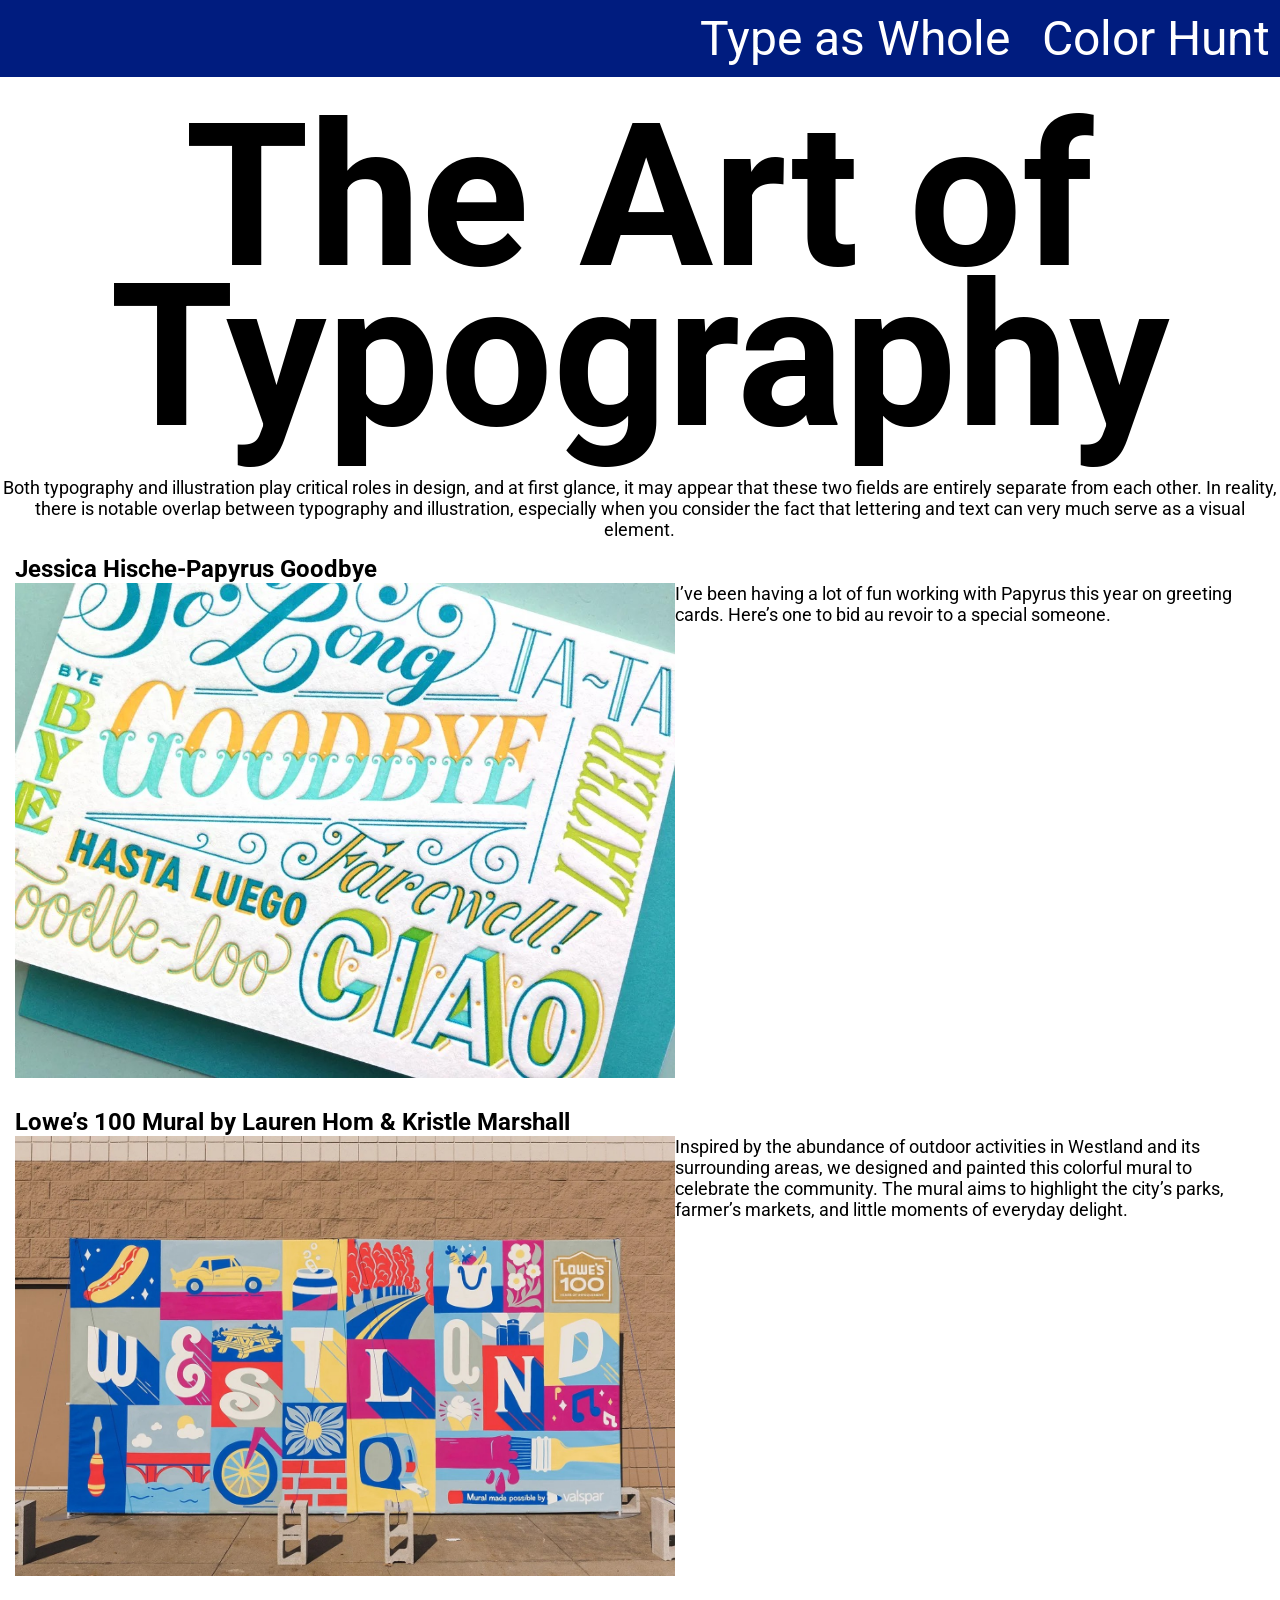
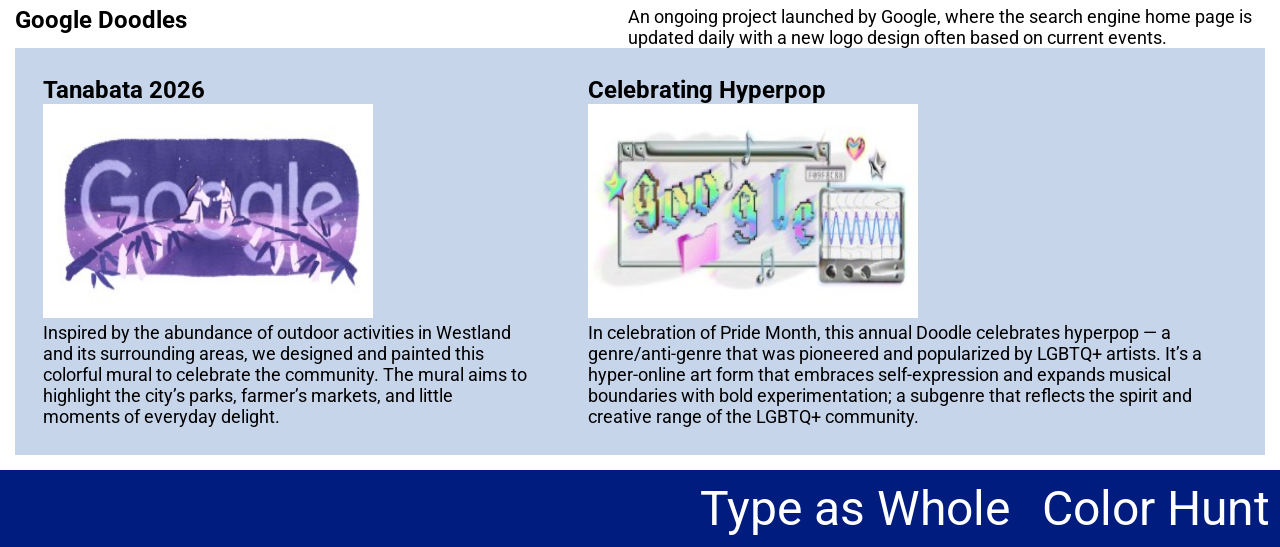
<file: index.html>
<!DOCTYPE html>
<html lang="en">
<head>
    <meta charset="UTF-8">
    <meta name="viewport" content="width=device-width, initial-scale=1.0">
    <title>Art of Typography</title>

    <link rel="preconnect" href="https://fonts.googleapis.com">
    <link rel="preconnect" href="https://fonts.gstatic.com" crossorigin>
    <link href="https://fonts.googleapis.com/css2?family=Roboto:ital,wght@0,100..900;1,100..900&display=swap" rel="stylesheet">

    <link rel="stylesheet" href="css/styles.css">
</head>
<body>
    <header>
    <nav>
        <a class="nav" href="index.htlm"></a>
        <ul>
            <li><a href="index.html">Type as Whole</a></li>
            <li><a href="colorhunt.html">Color Hunt</a></li>
        </ul>
    </nav>
    <div class="hero">
        <h1>The Art of Typography</h1>
        <p>Both typography and illustration play critical roles in design, and at first glance, 
            it may appear that these two fields are entirely separate from each other. 
            In reality, there is notable overlap between typography and illustration, 
            especially when you consider the fact that lettering and text can very much serve as a visual element.</p>
    </div>
    </header>

    <main>
        <section class="main">
            <h2>Jessica Hische-Papyrus Goodbye</h2>
            <img src="../images/papyrus-goodbye.jpg" width="660" height="495"
            alt="Papyrus Goodbye greeting card by Jessica Hishe ">
            <p>I’ve been having a lot of fun working with Papyrus this year on greeting cards. 
                Here’s one to bid au revoir to a special someone.</p>
        </section>

        <section class="main">
            <h2>Lowe’s 100 Mural by Lauren Hom & Kristle Marshall</h2>
            <img src="../images/lowe's-100-mural.jpg" width="660" height="440"
            alt="Colorful mural to celebrate Lowe's 100 year anniversary">
            <p>Inspired by the abundance of outdoor activities in Westland and its surrounding areas, 
                we designed and painted this colorful mural to celebrate the community. The mural 
                aims to highlight the city’s parks, farmer’s markets, and little moments of everyday delight.</p>
        </section>

        <section>
            <h2>Google Doodles</h2>
            <p>An ongoing project launched by Google, where the search engine home page is 
                updated daily with a new logo design often based on current events.</p>
            <div class="section-doodle">
                <article class="article">
                    <div>
                        <h3>Tanabata 2026</h3>
                        <img src="../images/google-doodle-tanabata.jpg" width="330" height="214"
                        alt="Google Doodle Tanabata 2026">
                        <p>Inspired by the abundance of outdoor activities in Westland and its surrounding areas, 
                            we designed and painted this colorful mural to celebrate the community. 
                            The mural aims to highlight the city’s parks, farmer’s markets, 
                            and little moments of everyday delight.</p>
                    </div>
                </article>

                <article class="article">
                    <div>
                        <h3>Celebrating Hyperpop</h3>
                        <img src="../images/google-doodle-hyperpop.jpg" width="330" height="214"
                        alt="Google Doodle Hyperpop 2026">
                        <p>In celebration of Pride Month, this annual Doodle celebrates hyperpop — 
                            a genre/anti-genre that was pioneered and popularized by LGBTQ+ artists. 
                            It’s a hyper-online art form that embraces self-expression and expands 
                            musical boundaries with bold experimentation; a subgenre that reflects 
                            the spirit and creative range of the LGBTQ+ community.</p>
                    </div>
                </article>

            </div>
        </section>
    </main>

    <footer>
        <a class="footer" href="index.htlm"></a>
        <ul>
            <li><a href="index.html">Type as Whole</a></li>
            <li><a href="colorhunt.html">Color Hunt</a></li>
        </ul>
    </footer>
</body>
</html>
</file>
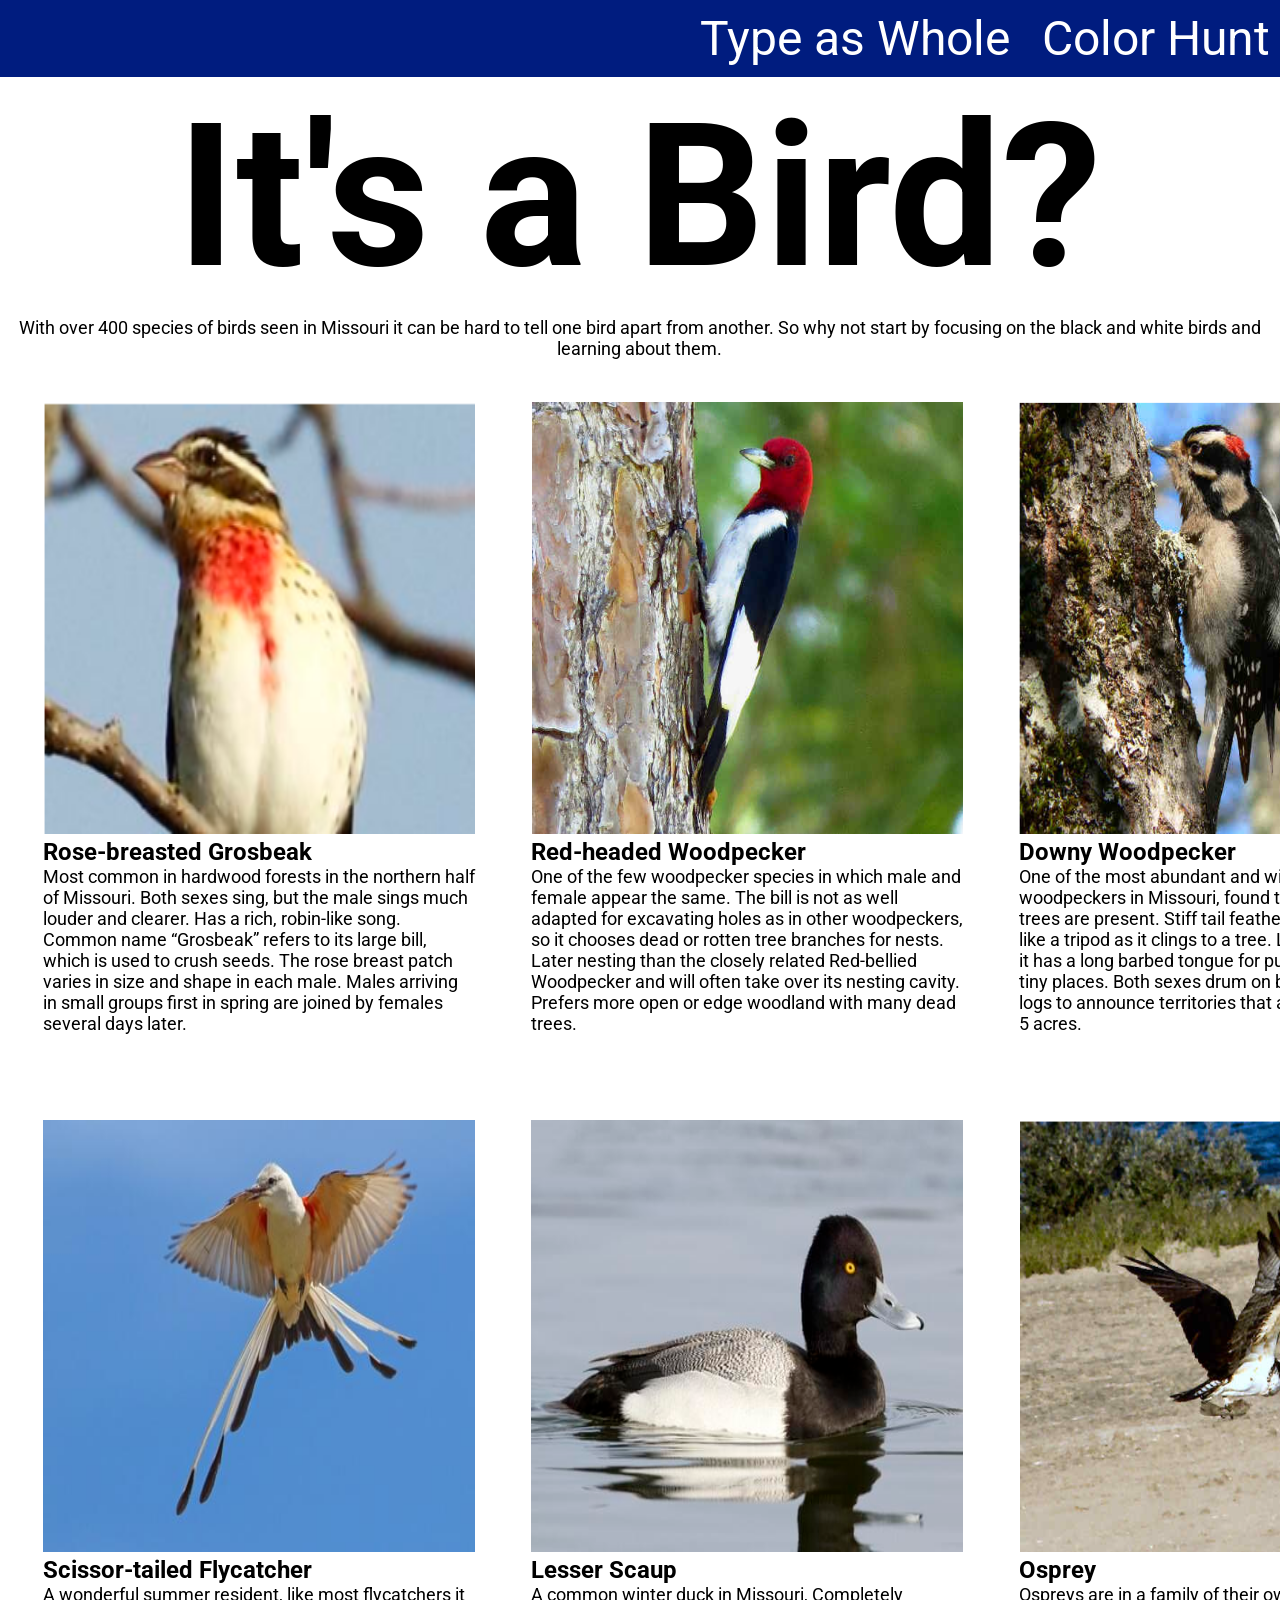
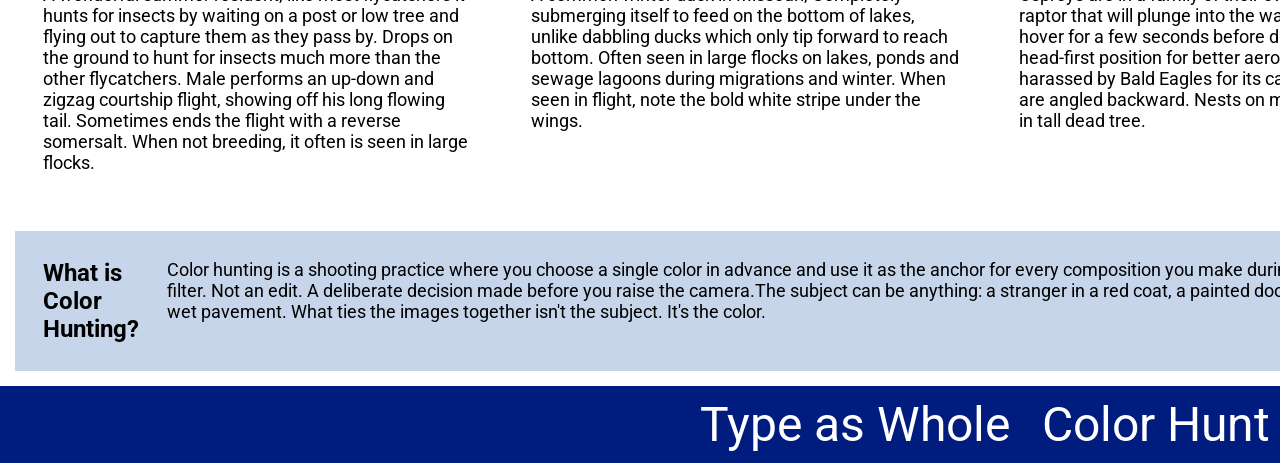
<file: colorhunt.html>
<!DOCTYPE html>
<html lang="en">
<head>
    <meta charset="UTF-8">
    <meta name="viewport" content="width=device-width, initial-scale=1.0">
    <title>Color Hunting Birds</title>

    <link rel="preconnect" href="https://fonts.googleapis.com">
    <link rel="preconnect" href="https://fonts.gstatic.com" crossorigin>
    <link href="https://fonts.googleapis.com/css2?family=Roboto:ital,wght@0,100..900;1,100..900&display=swap" rel="stylesheet">

    <link rel="stylesheet" href="css/styles.css">
</head>
<body>
     <header>
    <nav>
        <a class="nav-color" href="colorhunt.html"></a>
        <ul>
            <li><a href="index.html">Type as Whole</a></li>
            <li><a href="colorhunt.html">Color Hunt</a></li>
        </ul>
    </nav>
    <div class="hero">
        <h1>It's a Bird?</h1>
        <p>With over 400 species of birds seen in Missouri it can be hard to tell one bird apart from another. 
            So why not start by focusing on the black and white birds and learning about them.  </p>
    </div>
    </header>
    
    <main>
     <section>
            <div class="section-bird">
                <article class="article-bird">
                    <div>
                        <img src="../images/rose-breasted-grosbeak.png" width="432" height="432"
                        alt="Rose-breasted Grosbeak in a tree">
                        <h3>Rose-breasted Grosbeak</h3>
                        <p>Most common in hardwood forests in the northern half of Missouri. 
                            Both sexes sing, but the male sings much louder and clearer. 
                            Has a rich, robin-like song. Common name “Grosbeak” refers to 
                            its large bill, which is used to crush seeds. The rose breast 
                            patch varies in size and shape in each male. Males arriving in 
                            small groups first in spring are joined by females several days later.</p>
                    </div>
                </article>

                <article class="article-bird">
                    <div>
                        <img src="../images/red-headed-woodpecker.png" width="432" height="432"
                        alt="Red-headed Woodpecker standing on the side of a tree">
                        <h3>Red-headed Woodpecker</h3>
                        <p>One of the few woodpecker species in which male and female appear the same. 
                            The bill is not as well adapted for excavating holes as in other woodpeckers, 
                            so it chooses dead or rotten tree branches for nests. Later nesting than 
                            the closely related Red-bellied Woodpecker and will often take over its 
                            nesting cavity. Prefers more open or edge woodland with many dead trees.</p>
                    </div>
                </article>

                 <article class="article-bird">
                    <div>
                        <img src="../images/downy-woodpecker.png" width="432" height="432"
                        alt="Downy Woodpecker standing on the side of a tree">
                        <h3>Downy Woodpecker</h3>
                        <p>One of the most abundant and widespread woodpeckers in Missouri, 
                            found throughout where trees are present. Stiff tail feathers 
                            help brace this bird like a tripod as it clings to a tree. 
                            Like all woodpeckers, it has a long barbed tongue for pulling 
                            insects from tiny places. Both sexes drum on branches or hollow 
                            logs to announce territories that are rarely larger than 5 acres.</p>
                    </div>
                </article>

            </div>
        </section>

        <section>
            <div class="section-bird">
                <article class="article-bird">
                    <div>
                        <img src="../images/scissor-tailed-flycatcher.jpg" width="432" height="432"
                        alt="Scissor-tailed Flycatcher flying in the air">
                        <h3>Scissor-tailed Flycatcher</h3>
                        <p>A wonderful summer resident, like most flycatchers it hunts for insects 
                            by waiting on a post or low tree and flying out to capture them as they 
                            pass by. Drops on the ground to hunt for insects much more than the 
                            other flycatchers. Male performs an up-down and zigzag courtship flight, 
                            showing off his long flowing tail. Sometimes ends the flight with a reverse 
                            somersalt. When not breeding, it often is seen in large flocks.</p>
                    </div>
                </article>

                <article class="article-bird">
                    <div>
                        <img src="../images/lesser-scaup.jpg" width="432" height="432"
                        alt="Lesser Scaup swimming in the water">
                        <h3>Lesser Scaup</h3>
                        <p>A common winter duck in Missouri, Completely submerging itself to feed
                             on the bottom of lakes, unlike dabbling ducks which only tip forward to 
                             reach bottom. Often seen in large flocks on lakes, ponds and sewage lagoons 
                             during migrations and winter. When seen in flight, note the bold white 
                             stripe under the wings.</p>
                    </div>
                </article>

                 <article class="article-bird">
                    <div>
                        <img src="../images/osprey.png" width="432" height="432"
                        alt="Osprey flying near the ground">
                        <h3>Osprey</h3>
                        <p>Ospreys are in a family of their own. It is the only raptor that will
                             plunge into the water to catch fish. Can hover for a few seconds 
                             before diving. Carries fish in a head-first position for better 
                             aerodynamics. Often harassed by Bald Eagles for its catch. In flight, 
                             wings are angled backward. Nests on man-made towers and in tall dead tree.</p>
                    </div>
                </article>

            </div>
        </section>

        <section>
            <div>
                <article>
                <h3>What is Color Hunting?</h3>
                <p>Color hunting is a shooting practice where you choose a single color in advance and use it 
                    as the anchor for every composition you make during a session. Not a filter. Not an edit. 
                    A deliberate decision made before you raise the camera.The subject can be anything: a stranger 
                    in a red coat, a painted door, a streak of neon on wet pavement. What ties the images together
                     isn't the subject. It's the color.</p>
                </article>
            </div>
        </section>
    </main>
    <footer>
        <a class="footer" href="index.htlm"></a>
        <ul>
            <li><a href="index.html">Type as Whole</a></li>
            <li><a href="colorhunt.html">Color Hunt</a></li>
        </ul>
    </footer>
</body>
</html>
</file>
<file: css/styles.css>
/* reset */
* {
    margin: 0;
    padding: 0;
    box-sizing: border-box;
}

/* body copy and grid starter */
body {
    max-width: 1440;
    margin: 0 auto;
    display: grid;
    grid-template-columns: 1fr 1fr 1fr 1fr 1fr 1fr 1fr 1fr 1fr 1fr 1fr 1fr;
    grid-template-rows: auto;
    column-gap: 24px;

    font-family: 'Roboto', sans-serif;
    font-size: 16px;
    line-height: ;
    color: #000000;
}

/* heading style */
h1, h2, h3 {
    font-size: 24px

}

/* links */
a {
    color: inherit;
    text-decoration: none;
}

/* other copy */
p {
    font-size: 18px;
}


/* nav */
nav {
    display: flex;
    align-items: center;
    background: #001C7F;
    color: #FFFFFF;
    font-size: 48px;
    padding: 10px;
}

.nav-color {
    background: #FE3131;
    font-size: 24px;
}

nav ul {
    display: flex;
    gap: 32px;
    list-style: none;
    margin-left: auto;
}

/* header */
header {
    grid-column: 1 / 13;
}

.hero {
    width: 100%;
    display: flex;
    flex-direction: column;
    justify-content: center;
    align-items: center;
    text-align: center;
}

.hero h1 {
    font-size: 200px;
    line-height: 80%;
    padding: 40px;
}

/* main */
main {
    grid-column: 1 / 13;
    display: grid;
}

section {
    grid-column: 1 / 13;
    display: grid;
    padding: 15px; 
}

.section-doodle {
    grid-column: span 13;
    display: flex;
}

.section-bird {
    grid-column: 1 / 13;
    display: grid;
    grid-template-columns: subgrid; 
}

section h2 {
    grid-column: 1 / 13;
}

article {
    grid-column: 1 / 13;
    display: flex;
    gap: 24px;
    padding: 28px;
    background: #c7d5eb;
}

.article-bird {
    grid-column: span 4;
    display: grid;
    gap: 24px;
    padding: 28px;
    background: none;
}


/* footer */
footer {
    grid-column: 1 / 13;
    display: flex;
    align-items: center;
    background: #001C7F;
    color: #FFFFFF;
    font-size: 48px;
    padding: 10px;
}

footer ul {
    display: flex;
    gap: 32px;
    list-style: none;
    margin-left: auto;
}
</file>
